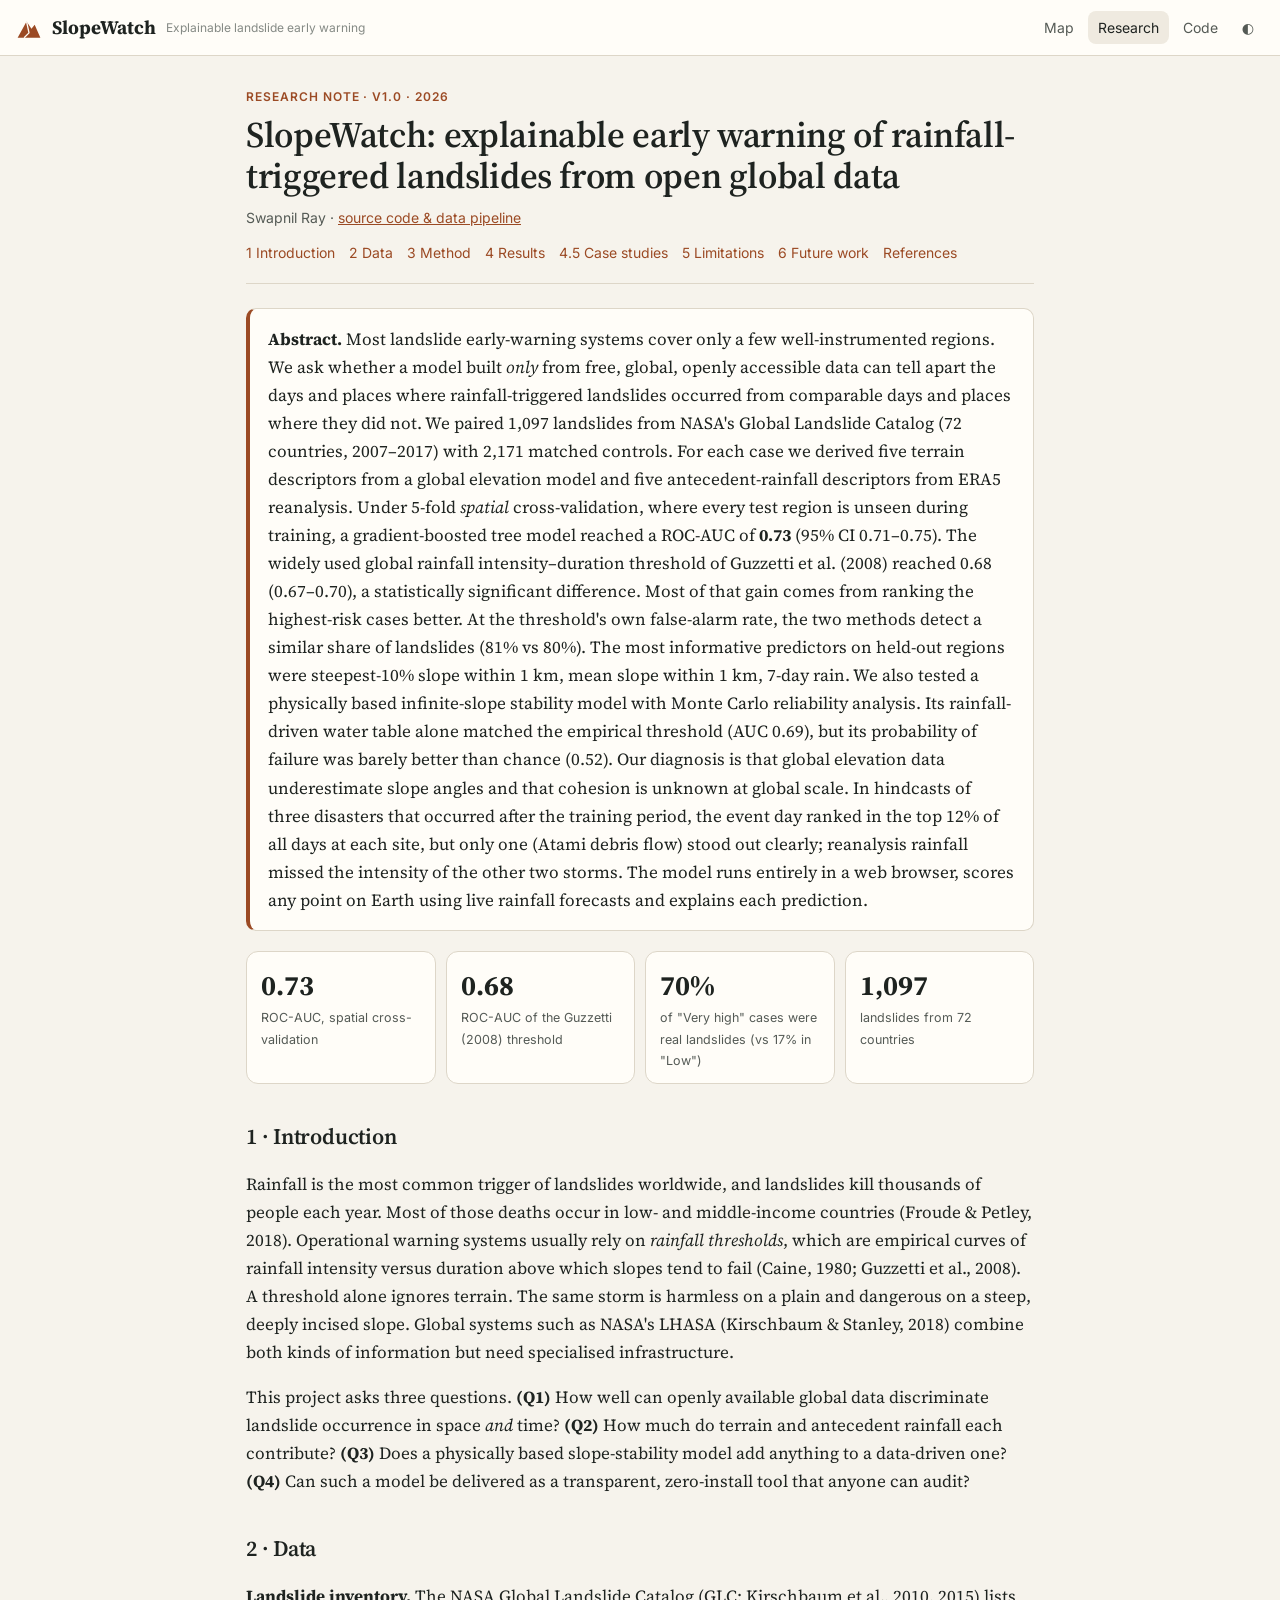
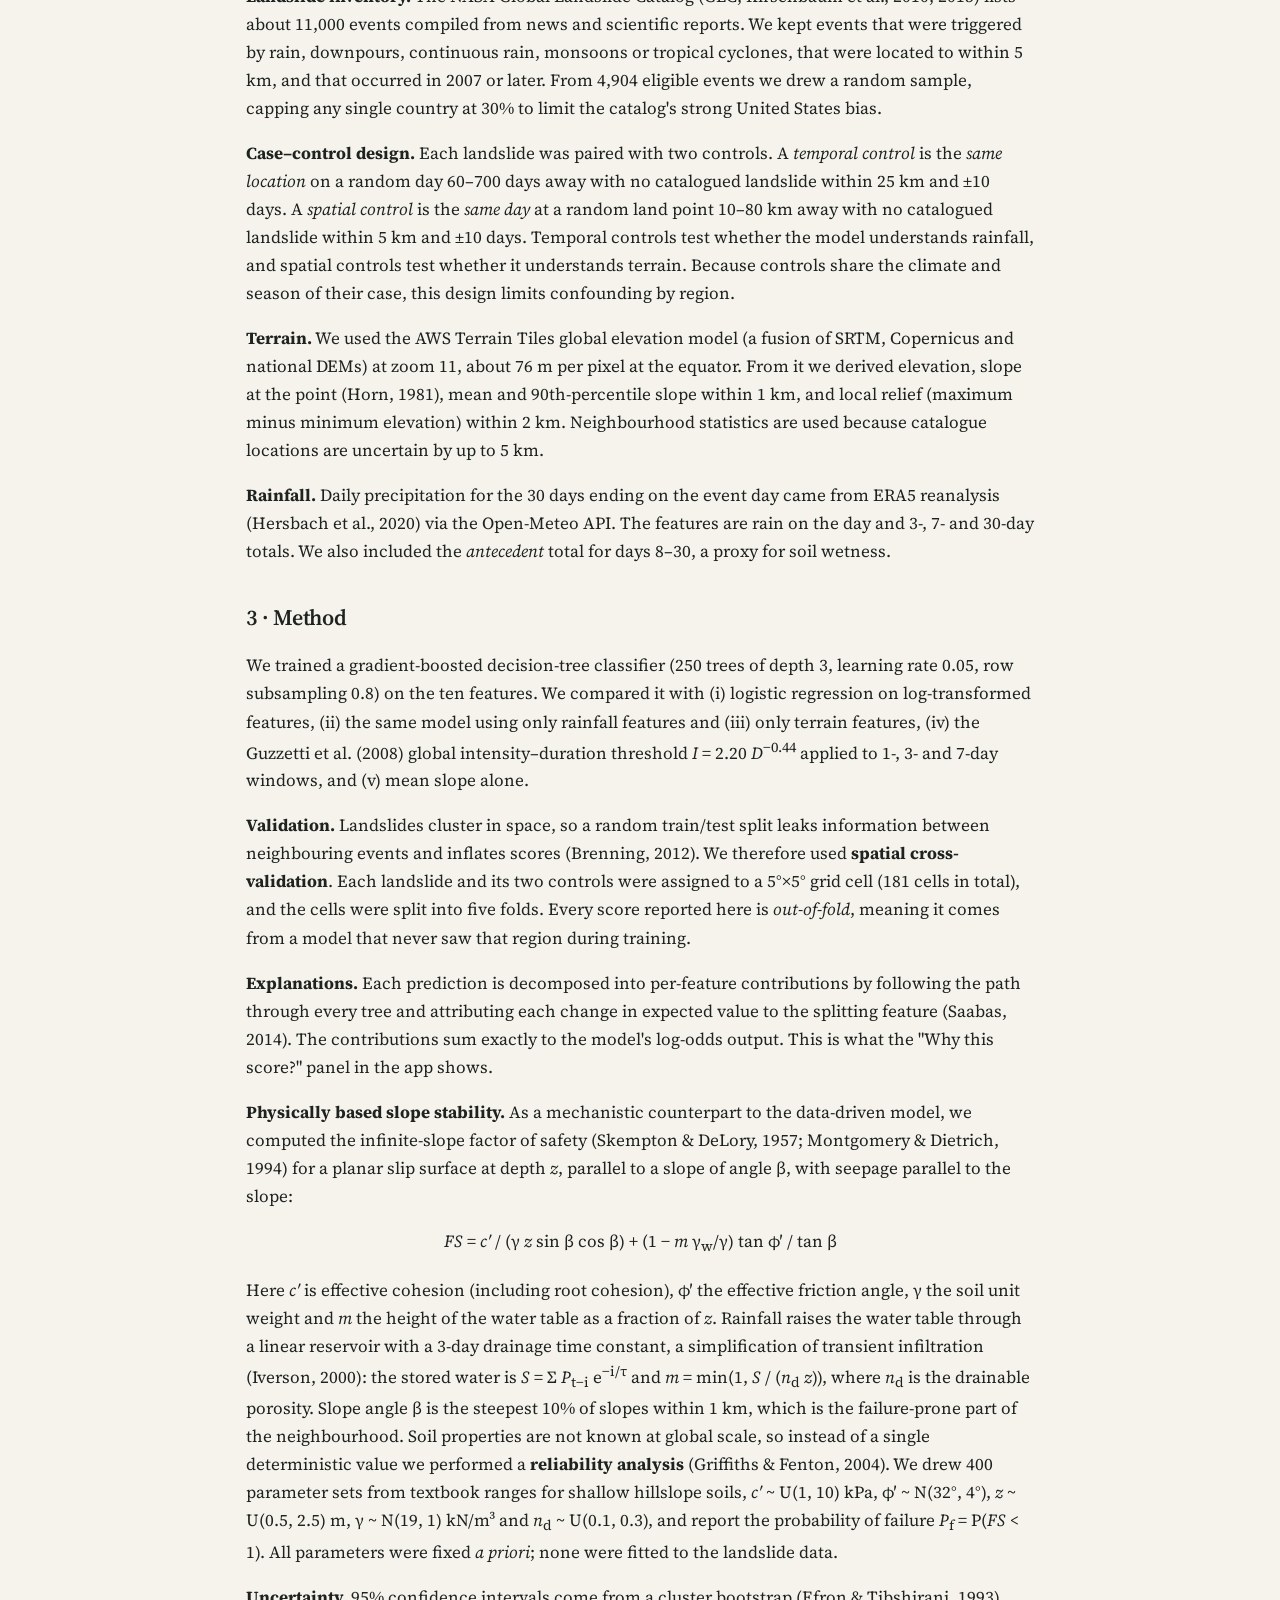
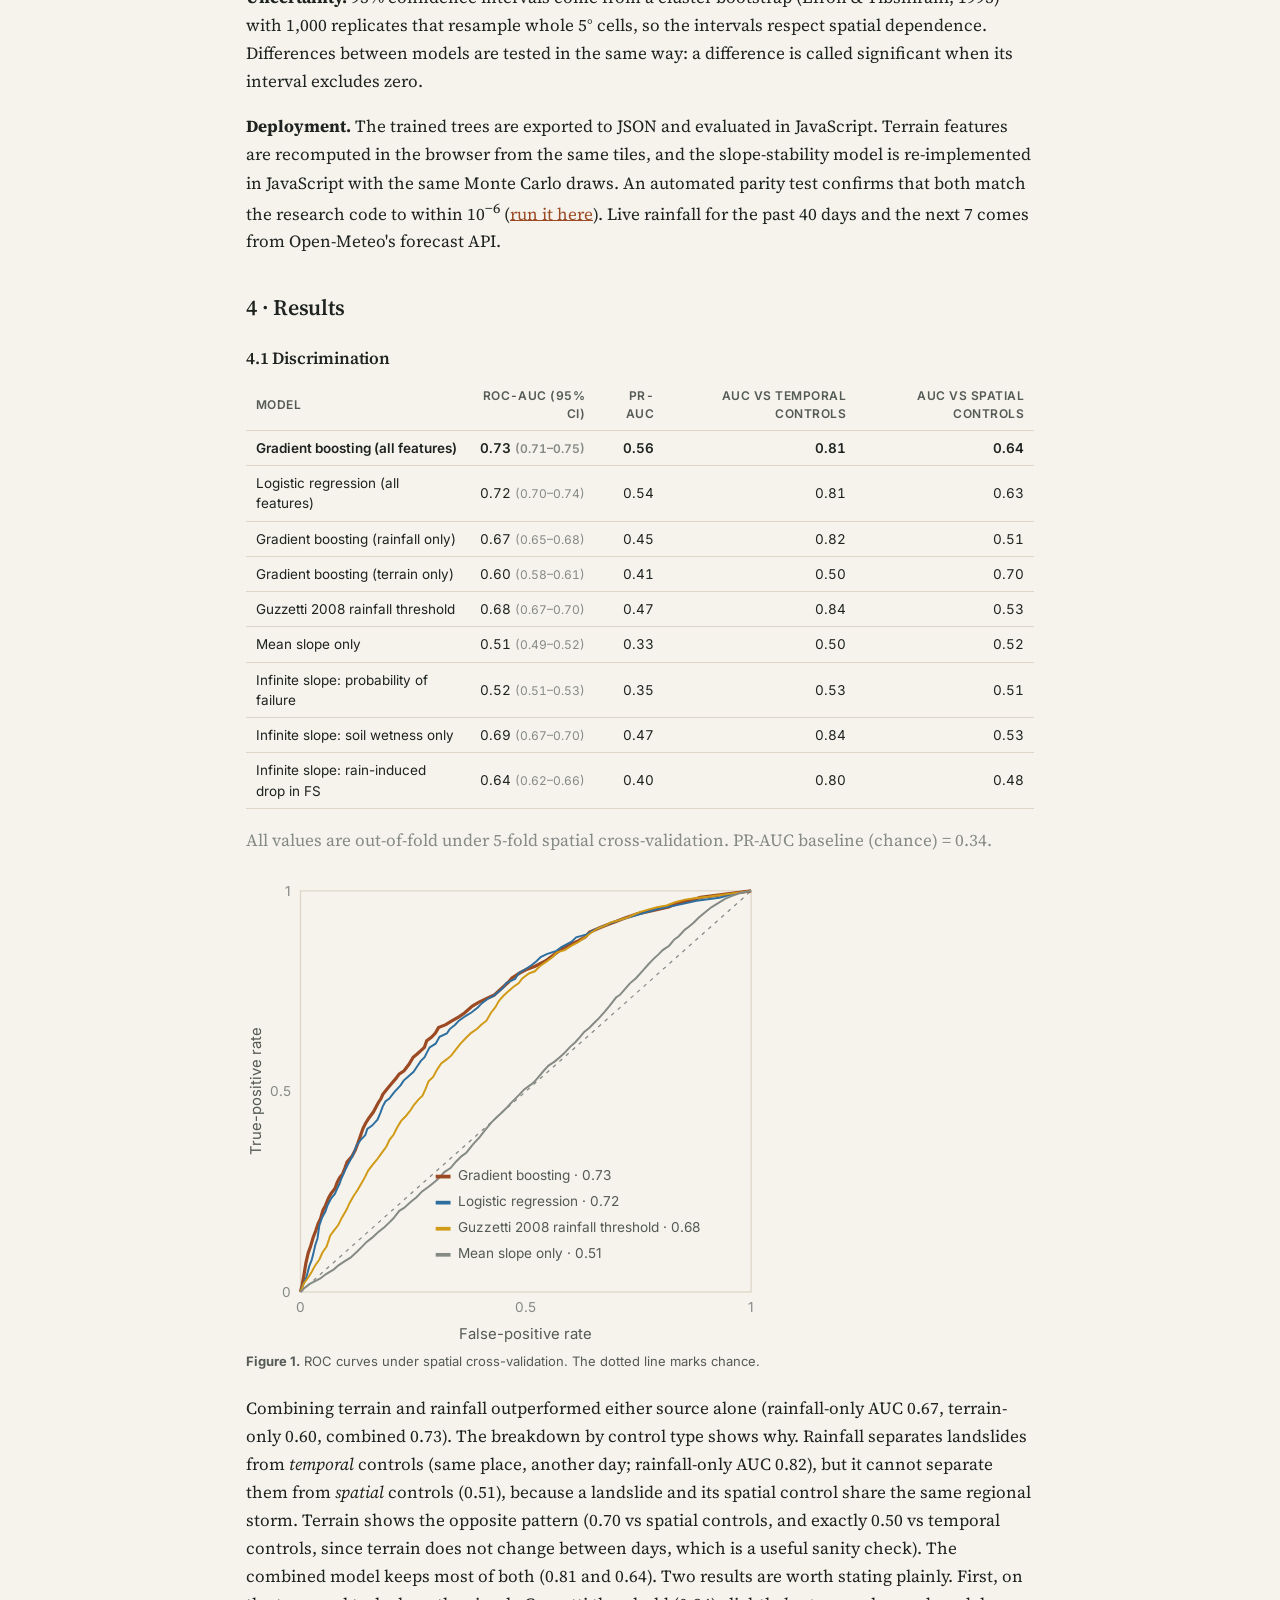
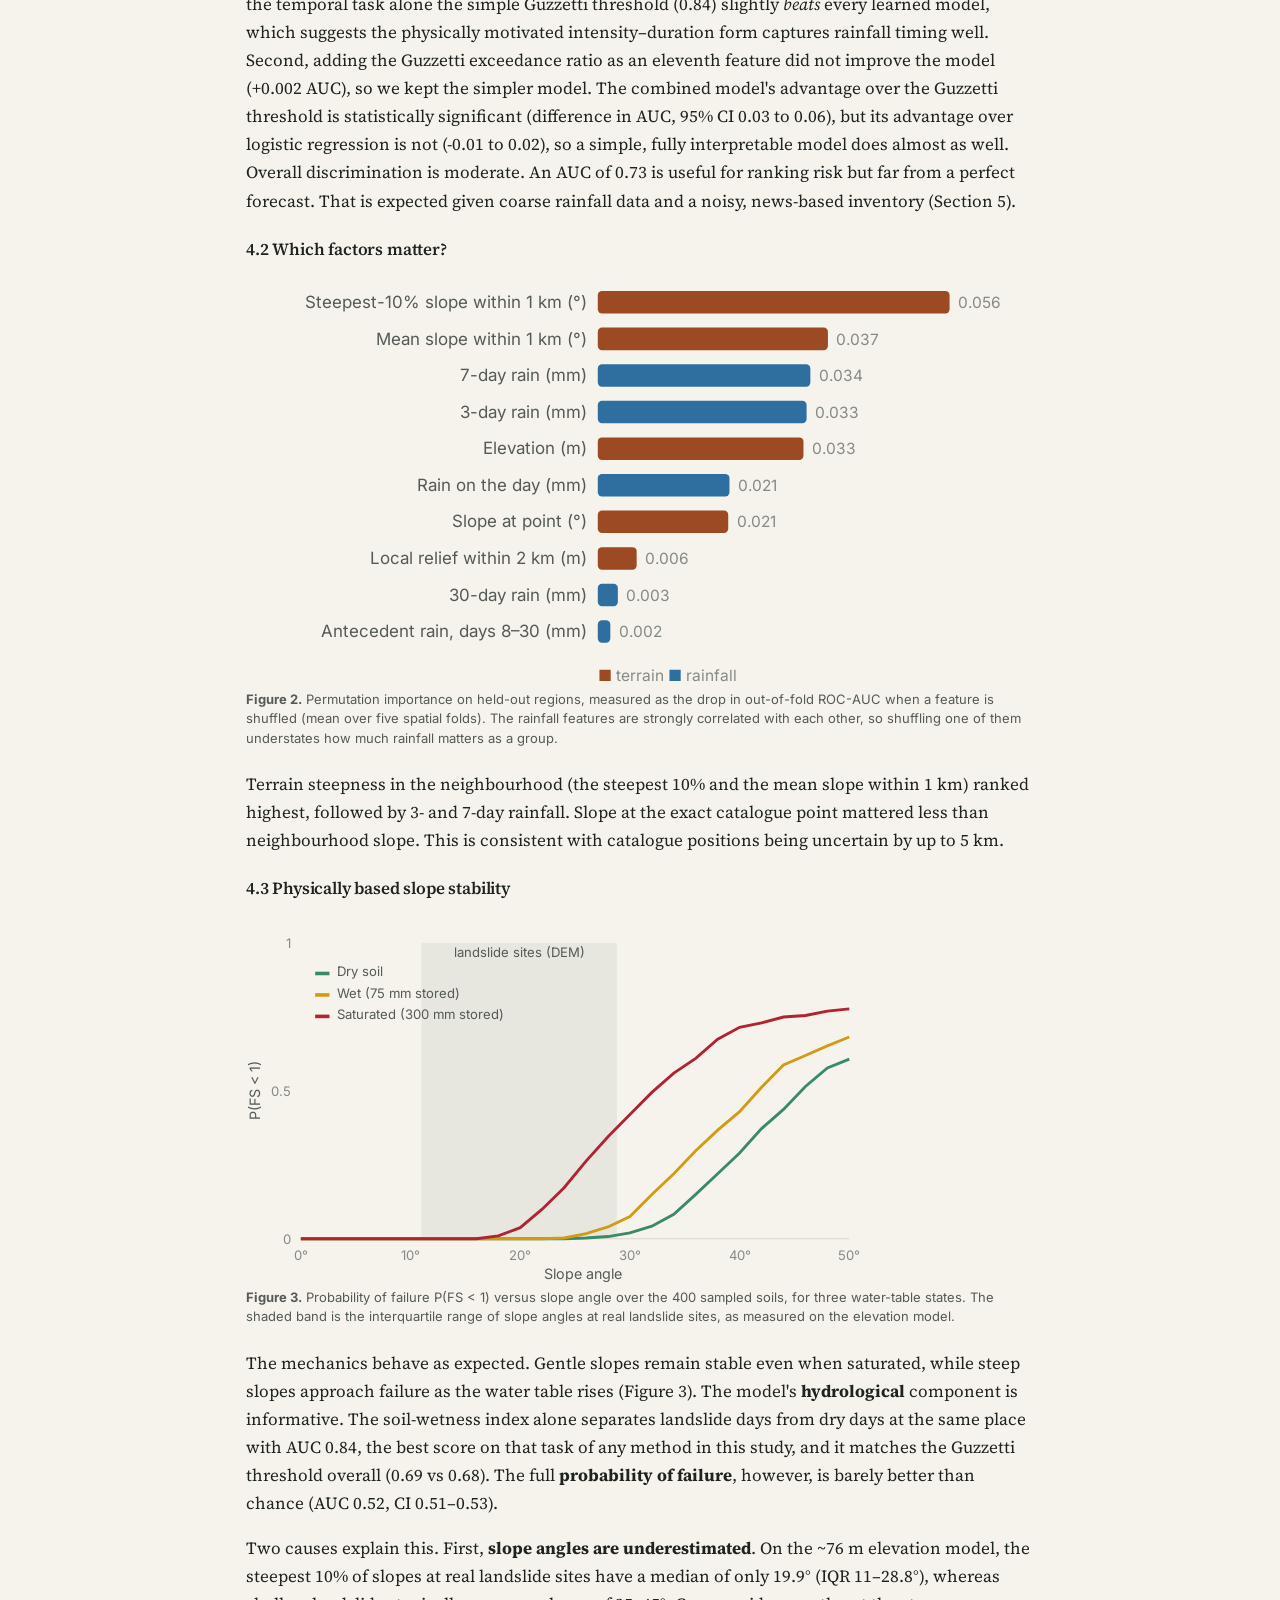
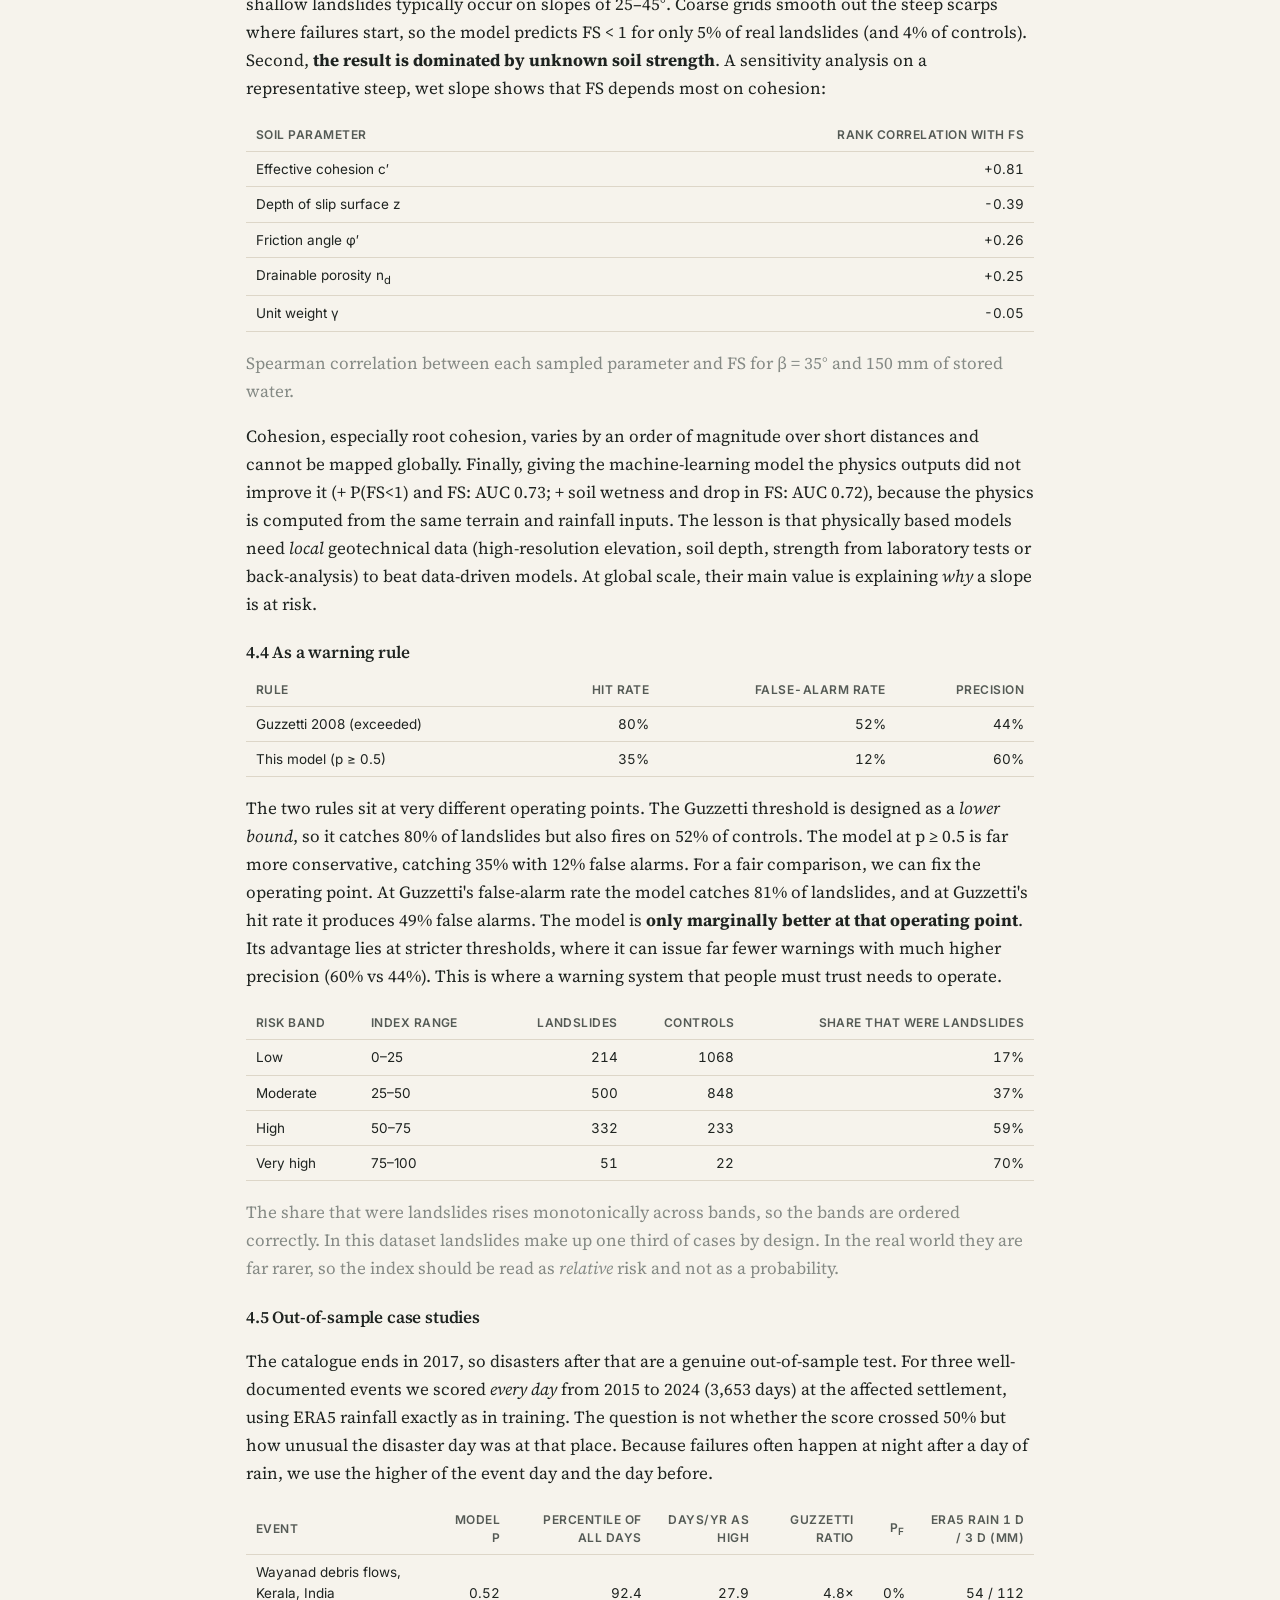
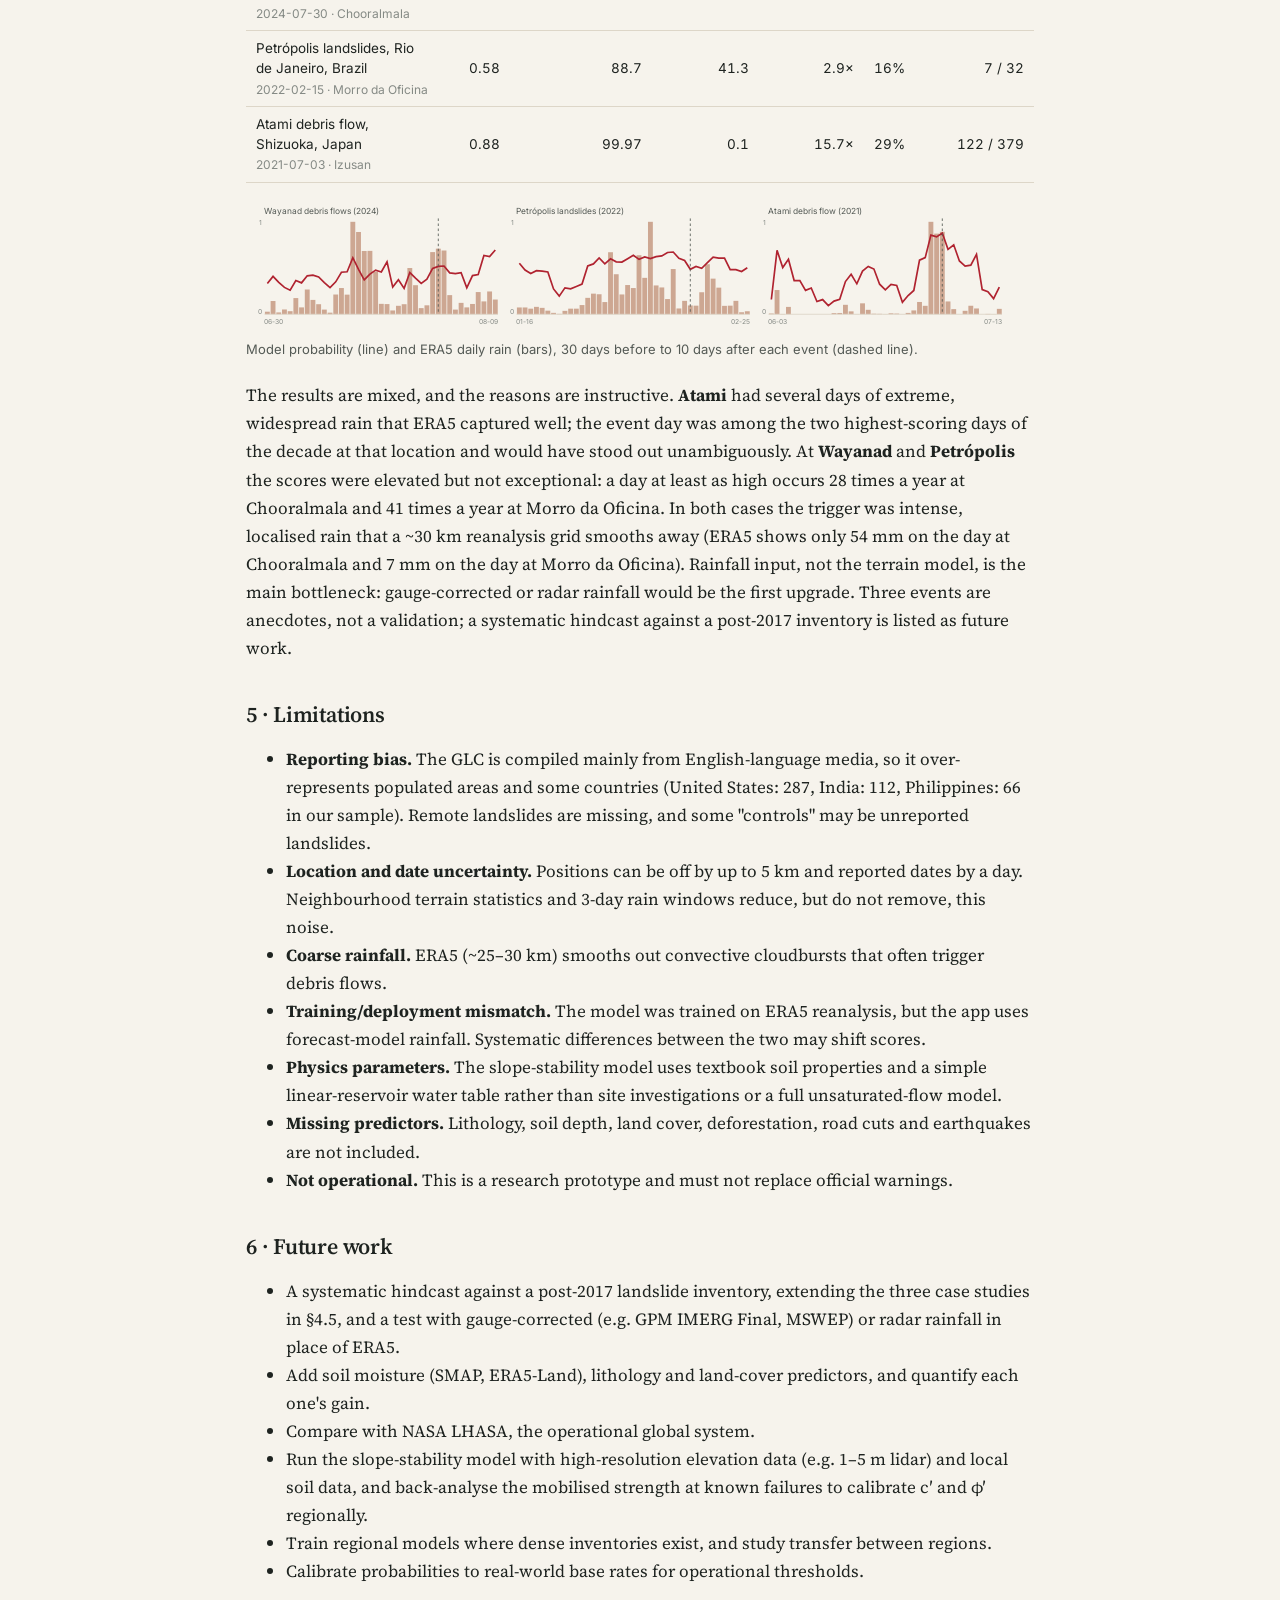
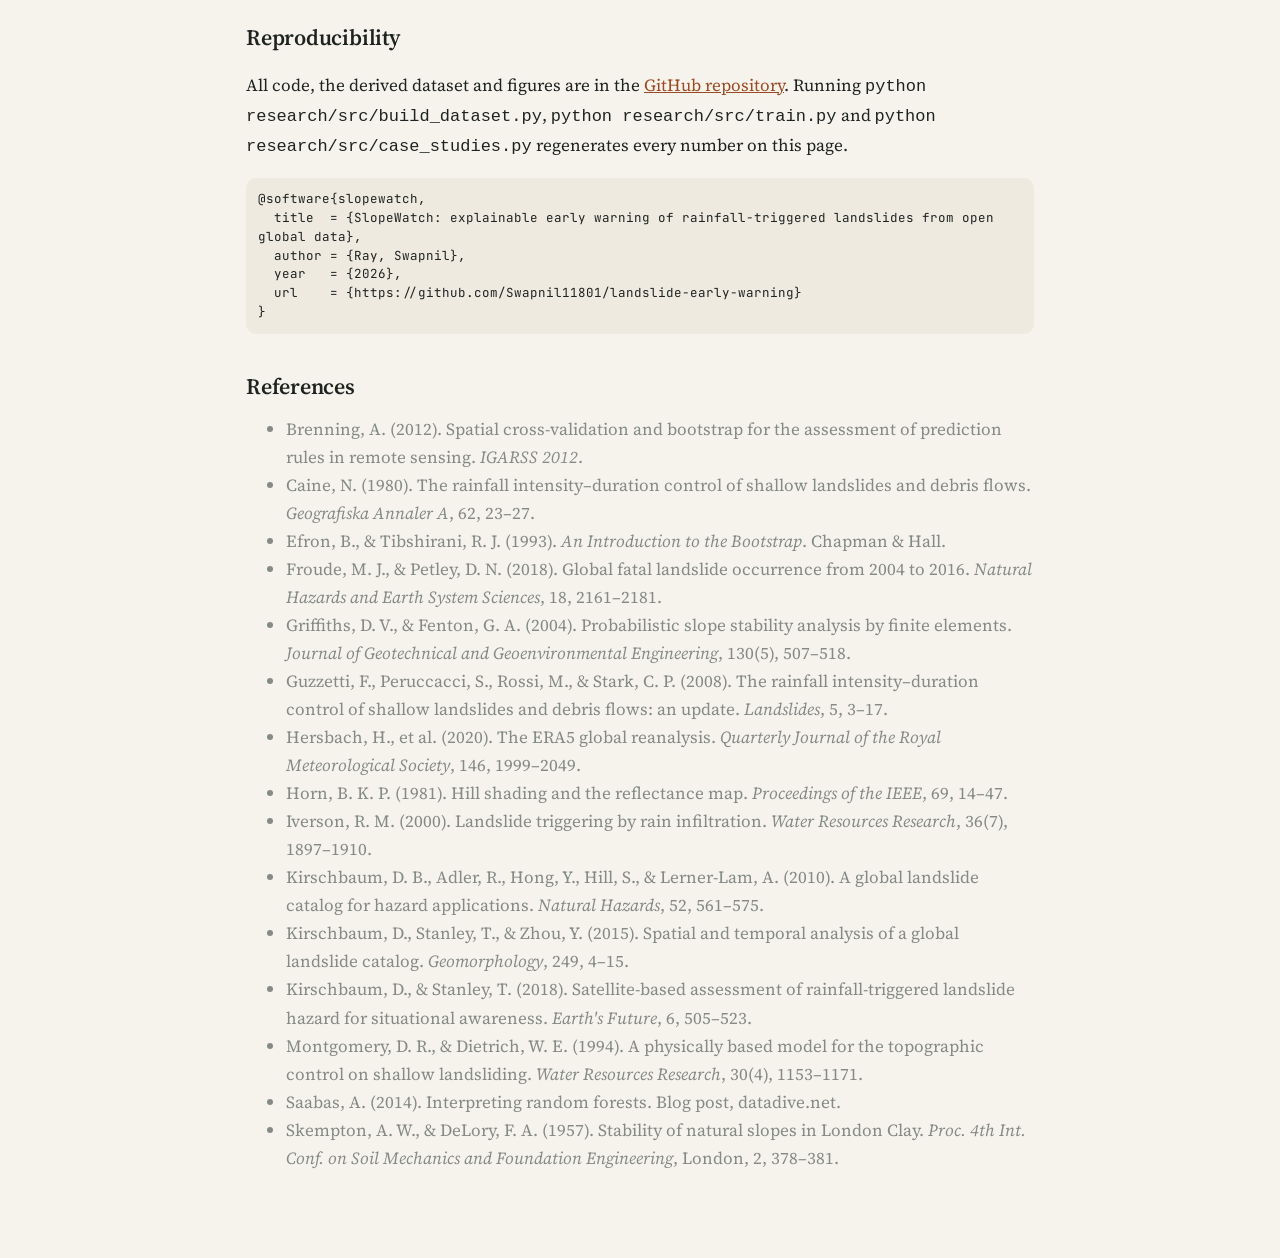
<file: web/research.html>
<!doctype html>
<html lang="en">
<head>
  <meta charset="utf-8">
  <meta name="viewport" content="width=device-width, initial-scale=1">
  <title>SlopeWatch Research</title>
  <meta name="description" content="Methods, validation and limitations of SlopeWatch, an explainable global model for rainfall-triggered landslide early warning.">
  <link rel="icon" href="data:image/svg+xml,<svg xmlns='http://www.w3.org/2000/svg' viewBox='0 0 32 32'><path d='M2 28 L13 8 L19 17 L23 12 L30 28Z' fill='%239b4a24'/></svg>">
  <link rel="preconnect" href="https://fonts.googleapis.com">
  <link rel="preconnect" href="https://fonts.gstatic.com" crossorigin>
  <link href="https://fonts.googleapis.com/css2?family=Inter:wght@400;500;600&family=JetBrains+Mono:wght@400;500&family=Source+Serif+4:opsz,wght@8..60,400;8..60,600&display=swap" rel="stylesheet">
  <link rel="stylesheet" href="css/style.css">
  <style>body { overflow-y: auto; }</style>
</head>
<body>
  <header class="topbar">
    <a class="brand" href="./">
      <svg viewBox="0 0 32 32" aria-hidden="true"><path d="M2 28 L13 8 L19 17 L23 12 L30 28Z" fill="var(--accent)"/><path d="M13 8 L16 22 L10 28" stroke="var(--surface)" stroke-width="1.6" fill="none"/></svg>
      <b>SlopeWatch</b><span>Explainable landslide early warning</span>
    </a>
    <nav class="nav">
      <a href="./">Map</a>
      <a href="research.html" aria-current="page">Research</a>
      <a href="https://github.com/Swapnil11801/landslide-early-warning" id="gh-link" target="_blank" rel="noopener">Code</a>
      <button class="icon-btn" id="theme" title="Toggle dark mode" aria-label="Toggle dark mode">◐</button>
    </nav>
  </header>

  <article class="paper" id="paper">
    <p class="muted">Loading results…</p>
  </article>

  <script type="module" src="js/research.js"></script>
</body>
</html>
</file>
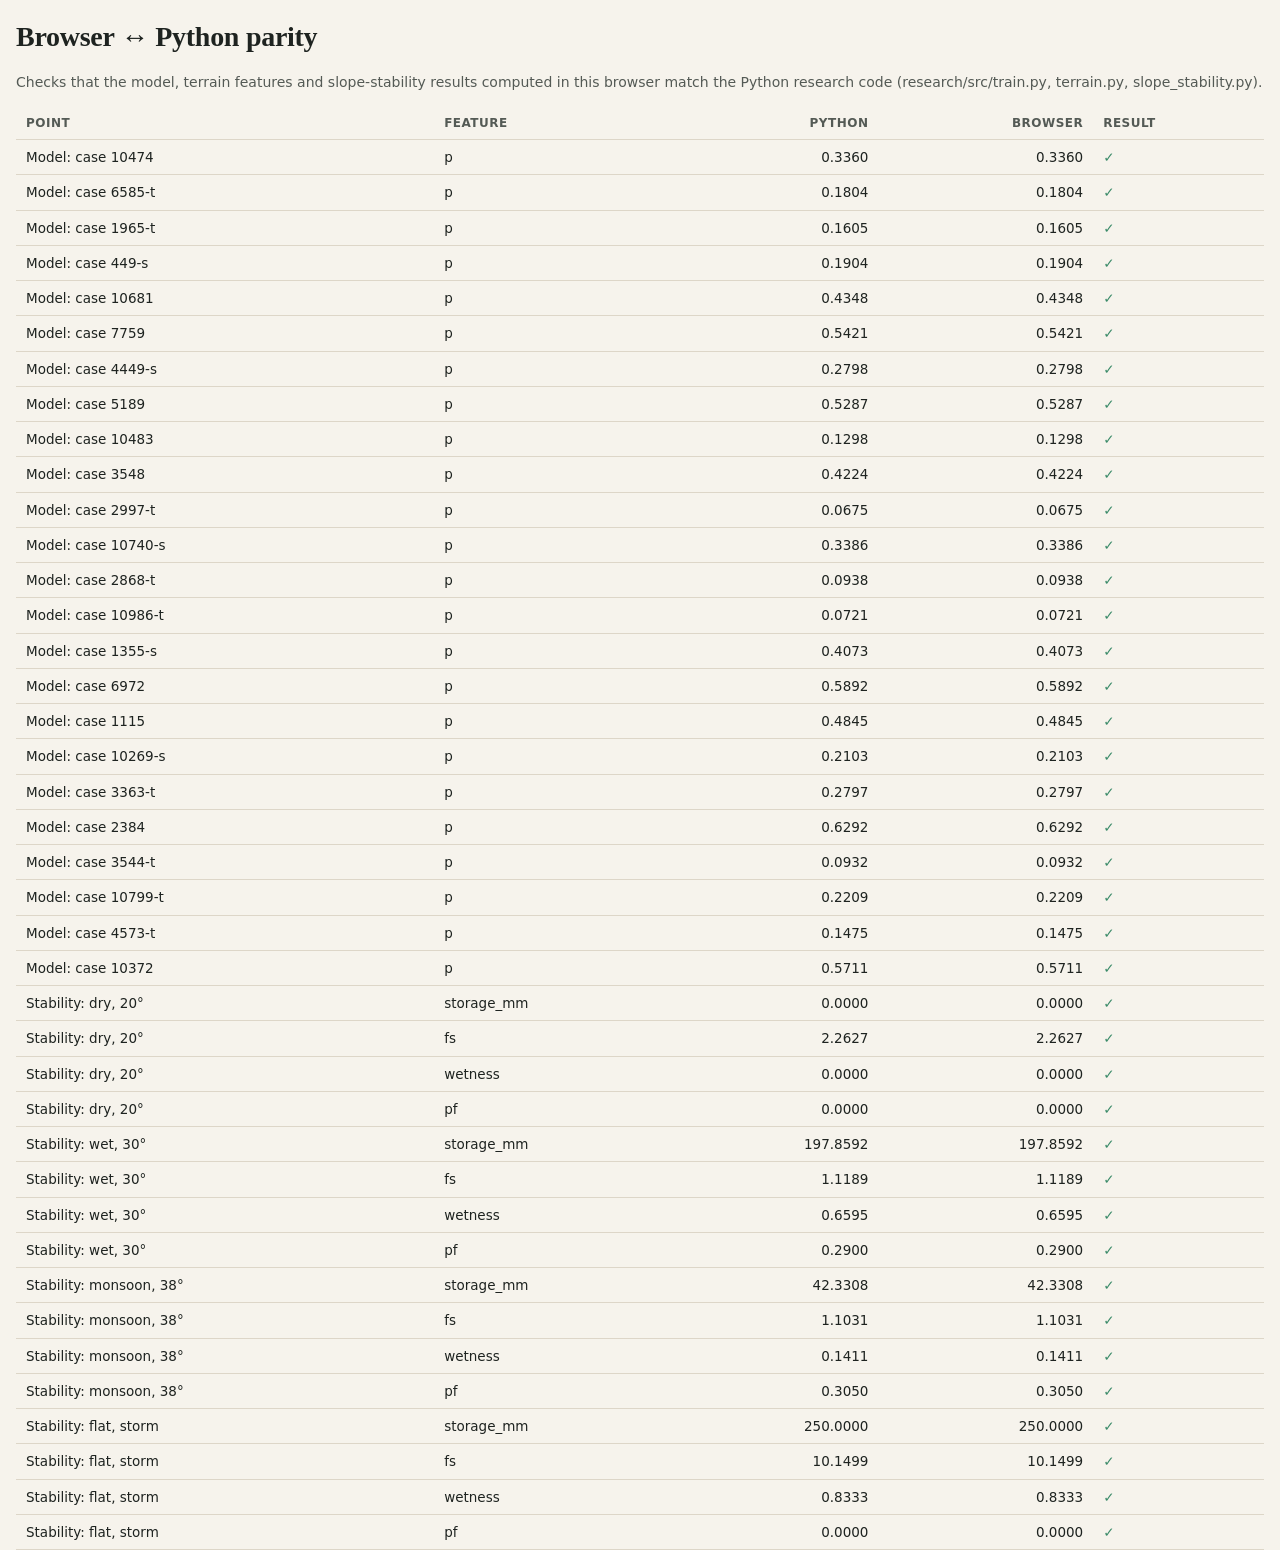
<file: web/tests.html>
<!doctype html>
<html lang="en">
<head>
  <meta charset="utf-8">
  <meta name="viewport" content="width=device-width, initial-scale=1">
  <title>SlopeWatch Parity Tests</title>
  <link rel="stylesheet" href="css/style.css">
  <style>body { padding: 16px; overflow-y: auto; } .ok { color: var(--risk-0); } .bad { color: var(--risk-3); }</style>
</head>
<body>
  <h1>Browser ↔ Python parity</h1>
  <p class="muted">Checks that the model, terrain features and slope-stability results computed in this browser match the Python research code (research/src/train.py, terrain.py, slope_stability.py).</p>
  <div class="table-wrap"><table id="t"><thead><tr><th>Point</th><th>Feature</th><th class="num">Python</th><th class="num">Browser</th><th>Result</th></tr></thead><tbody></tbody></table></div>
  <p id="summary"></p>
  <script type="module">
    import { terrainFeatures } from "./js/terrain.js";
    import { loadStability, stability } from "./js/stability.js";
    import { loadModel, predict } from "./js/model.js";
    const ref = await (await fetch("model/parity.json")).json();
    const tb = document.querySelector("tbody");
    let fails = 0, n = 0;
    await loadStability();
    await loadModel();
    for (const c of ref.model ?? []) {
      const got = predict(c.features).p;
      const ok = Math.abs(got - c.p) < 1e-9;
      n++; if (!ok) fails++;
      tb.insertAdjacentHTML("beforeend", `<tr><td>Model: case ${c.id}</td><td>p</td><td class="num">${c.p.toFixed(4)}</td><td class="num">${got.toFixed(4)}</td><td class="${ok ? "ok" : "bad"}">${ok ? "✓" : "✕"}</td></tr>`);
    }
    for (const c of ref.stability) {
      const got = stability(c.beta, c.precip);
      for (const [k, v] of Object.entries(c.result)) {
        const ok = Math.abs(got[k] - v) < 1e-9 * Math.max(1, Math.abs(v));
        n++; if (!ok) fails++;
        tb.insertAdjacentHTML("beforeend", `<tr><td>Stability: ${c.name}</td><td>${k}</td><td class="num">${v.toFixed(4)}</td><td class="num">${got[k].toFixed(4)}</td><td class="${ok ? "ok" : "bad"}">${ok ? "✓" : "✕"}</td></tr>`);
      }
    }
    for (const p of ref.terrain) {
      const got = await terrainFeatures(p.lat, p.lon);
      for (const [k, v] of Object.entries(p.terrain)) {
        const ok = Math.abs(got[k] - v) < 1e-6 * Math.max(1, Math.abs(v));
        n++; if (!ok) fails++;
        tb.insertAdjacentHTML("beforeend", `<tr><td>${p.name}</td><td>${k}</td><td class="num">${v.toFixed(4)}</td><td class="num">${got[k].toFixed(4)}</td><td class="${ok ? "ok" : "bad"}">${ok ? "✓" : "✕"}</td></tr>`);
      }
    }
    document.getElementById("summary").innerHTML = fails ? `<b class="bad">${fails}/${n} mismatches</b>` : `<b class="ok">All ${n} checks passed</b>`;
    document.title = fails ? "FAIL" : "PASS";
  </script>
</body>
</html>
</file>
<file: web/css/style.css>
:root {
  --bg: #f6f3ec;
  --surface: #fffdf8;
  --surface-2: #efeae0;
  --ink: #1e2320;
  --ink-2: #545a55;
  --ink-3: #858a85;
  --line: #ddd6c8;
  --accent: #9b4a24;
  --accent-soft: #f1e0d4;
  --rain: #2f6f9f;
  --rain-soft: #9fc3dd;
  --risk-0: #3a8a68;
  --risk-1: #d19a17;
  --risk-2: #dc6128;
  --risk-3: #b02330;
  --pos: #c0492b;
  --neg: #3a7a9a;
  --shadow: 0 1px 2px rgb(40 30 20 / 0.06), 0 4px 16px rgb(40 30 20 / 0.06);
  --serif: "Source Serif 4", Georgia, serif;
  --sans: "Inter", system-ui, -apple-system, "Segoe UI", sans-serif;
  --mono: "JetBrains Mono", ui-monospace, Consolas, monospace;
  color-scheme: light;
}

@media (prefers-color-scheme: dark) {
  :root:not([data-theme="light"]) {
    --bg: #121412; --surface: #1a1d1a; --surface-2: #232723; --ink: #ebe7de; --ink-2: #b4b2aa;
    --ink-3: #85847d; --line: #333833; --accent: #e08a5c; --accent-soft: #3a2a20;
    --rain: #6aa9d6; --rain-soft: #2d4c63; --risk-0: #4fae86; --risk-1: #e2b23a; --risk-2: #ef7a43;
    --risk-3: #e0485a; --pos: #ef7a5c; --neg: #6aa9c6; --shadow: 0 1px 2px rgb(0 0 0 / .4);
    color-scheme: dark;
  }
}
:root[data-theme="dark"] {
  --bg: #121412; --surface: #1a1d1a; --surface-2: #232723; --ink: #ebe7de; --ink-2: #b4b2aa;
  --ink-3: #85847d; --line: #333833; --accent: #e08a5c; --accent-soft: #3a2a20;
  --rain: #6aa9d6; --rain-soft: #2d4c63; --risk-0: #4fae86; --risk-1: #e2b23a; --risk-2: #ef7a43;
  --risk-3: #e0485a; --pos: #ef7a5c; --neg: #6aa9c6; --shadow: 0 1px 2px rgb(0 0 0 / .4);
  color-scheme: dark;
}

* { box-sizing: border-box; }
html, body { margin: 0; height: 100%; }
body {
  background: var(--bg); color: var(--ink); font: 14px/1.5 var(--sans);
  -webkit-font-smoothing: antialiased;
}
a { color: var(--accent); }
h1, h2, h3 { font-family: var(--serif); font-weight: 600; letter-spacing: -0.01em; margin: 0; }
button, input, select { font: inherit; color: inherit; }

/* ---------- header ---------- */
.topbar {
  height: 56px; display: flex; align-items: center; gap: 16px; padding: 0 16px;
  border-bottom: 1px solid var(--line); background: var(--surface); position: relative; z-index: 1000;
}
.brand { display: flex; align-items: center; gap: 10px; text-decoration: none; color: var(--ink); }
.brand svg { width: 26px; height: 26px; }
.brand b { font-family: var(--serif); font-size: 19px; }
.brand span { color: var(--ink-3); font-size: 12px; display: none; }
@media (min-width: 900px) { .brand span { display: inline; } }
.nav { margin-left: auto; display: flex; gap: 4px; }
.nav a, .icon-btn {
  padding: 6px 10px; border-radius: 8px; color: var(--ink-2); text-decoration: none;
  background: none; border: 0; cursor: pointer;
}
.nav a:hover, .icon-btn:hover { background: var(--surface-2); color: var(--ink); }
.nav a[aria-current="page"] { color: var(--ink); background: var(--surface-2); }

/* ---------- app layout ---------- */
.app { display: grid; grid-template-columns: 420px 1fr; height: calc(100vh - 56px); height: calc(100dvh - 56px); }
.panel { overflow-y: auto; border-right: 1px solid var(--line); background: var(--bg); padding: 16px; }
#map { height: 100%; background: var(--surface-2); }
@media (max-width: 820px) {
  .app { grid-template-columns: 1fr; grid-template-rows: 48vh auto; height: auto; }
  #map { grid-row: 1; }
  .panel { grid-row: 2; border-right: 0; border-top: 1px solid var(--line); overflow: visible; }
}

.search { position: relative; margin-bottom: 14px; }
.search input {
  width: 100%; padding: 10px 12px 10px 36px; border-radius: 10px; border: 1px solid var(--line);
  background: var(--surface);
}
.search input:focus { outline: 2px solid var(--accent); outline-offset: -1px; }
.search svg { position: absolute; left: 11px; top: 11px; width: 16px; height: 16px; color: var(--ink-3); }
.search ul {
  position: absolute; left: 0; right: 0; top: 44px; z-index: 5; list-style: none; margin: 0; padding: 4px;
  background: var(--surface); border: 1px solid var(--line); border-radius: 10px; box-shadow: var(--shadow);
}
.search li { padding: 8px 10px; border-radius: 6px; cursor: pointer; }
.search li:hover, .search li[aria-selected="true"] { background: var(--surface-2); }
.search li small { color: var(--ink-3); }

.card {
  background: var(--surface); border: 1px solid var(--line); border-radius: 14px; padding: 14px;
  margin-bottom: 12px; box-shadow: var(--shadow);
}
.card h3 { font-size: 15px; margin-bottom: 8px; display: flex; align-items: baseline; gap: 8px; }
.card h3 small { font-family: var(--sans); font-weight: 400; color: var(--ink-3); font-size: 12px; }
.muted { color: var(--ink-2); }
.tiny { font-size: 12px; color: var(--ink-3); }

.intro h1 { font-size: 24px; line-height: 1.2; margin-bottom: 8px; }
.intro p { color: var(--ink-2); margin: 0 0 12px; }
.chips { display: flex; flex-wrap: wrap; gap: 6px; }
.chip {
  border: 1px solid var(--line); background: var(--surface); padding: 5px 10px; border-radius: 99px;
  cursor: pointer; font-size: 13px;
}
.chip:hover { border-color: var(--accent); color: var(--accent); }
.how { counter-reset: s; list-style: none; padding: 0; margin: 0; }
.how li { counter-increment: s; position: relative; padding-left: 30px; margin-bottom: 10px; color: var(--ink-2); }
.how li::before {
  content: counter(s); position: absolute; left: 0; top: 0; width: 20px; height: 20px; border-radius: 50%;
  background: var(--accent-soft); color: var(--accent); font-size: 12px; font-weight: 600;
  display: grid; place-items: center;
}
.how b { color: var(--ink); }

/* ---------- result ---------- */
.loc { display: flex; justify-content: space-between; align-items: flex-start; gap: 8px; margin-bottom: 10px; }
.loc h2 { font-size: 20px; }
.loc .coords { font-family: var(--mono); font-size: 12px; color: var(--ink-3); }

.risk-hero { display: flex; gap: 16px; align-items: center; }
.gauge { width: 118px; flex: none; }
.gauge text { font-family: var(--serif); fill: var(--ink); }
.risk-hero .label { font-family: var(--serif); font-size: 26px; font-weight: 600; line-height: 1.1; }
.risk-hero .sub { color: var(--ink-2); font-size: 13px; margin-top: 4px; }

.strip { display: grid; grid-template-columns: repeat(14, 1fr); gap: 3px; margin-top: 4px; }
.strip button {
  border: 0; padding: 0; background: none; cursor: pointer; display: flex; flex-direction: column;
  align-items: center; gap: 3px; font-size: 10px; color: var(--ink-3);
}
.strip .cell { width: 100%; height: 30px; border-radius: 5px; position: relative; }
.strip button[aria-pressed="true"] .cell { outline: 2px solid var(--ink); outline-offset: 1px; }
.strip button.today span { color: var(--ink); font-weight: 600; }
.strip .fc .cell { background-image: repeating-linear-gradient(135deg, rgb(255 255 255 / .28) 0 3px, transparent 3px 7px); }
.legend { display: flex; flex-wrap: wrap; gap: 10px; margin-top: 8px; font-size: 11px; color: var(--ink-3); }
.legend i { display: inline-block; width: 10px; height: 10px; border-radius: 3px; margin-right: 4px; vertical-align: -1px; }

.chart svg { width: 100%; height: auto; display: block; overflow: visible; }
.chart .axis { stroke: var(--line); }
.chart text { fill: var(--ink-3); font-size: 10px; font-family: var(--sans); }

.contrib { display: grid; grid-template-columns: 1fr 150px; gap: 5px 10px; align-items: center; font-size: 12.5px; }
.contrib .name { color: var(--ink-2); }
.contrib .name b { color: var(--ink); font-weight: 500; font-family: var(--mono); font-size: 11.5px; margin-left: 4px; }
.contrib .bar { position: relative; height: 12px; }
.contrib .bar::before { content: ""; position: absolute; left: 50%; top: -3px; bottom: -3px; border-left: 1px solid var(--line); }
.contrib .bar i { position: absolute; top: 0; bottom: 0; border-radius: 3px; }

.stats { display: grid; grid-template-columns: 1fr 1fr; gap: 8px; }
.stat { background: var(--surface-2); border-radius: 10px; padding: 8px 10px; }
.stat b { display: block; font-family: var(--serif); font-size: 19px; }
.stat span { font-size: 11.5px; color: var(--ink-2); }

.whatif input[type="range"] { width: 100%; accent-color: var(--accent); }
.whatif .row { display: flex; justify-content: space-between; align-items: baseline; font-size: 13px; }

.history li { margin-bottom: 6px; }
.history ul { padding-left: 18px; margin: 6px 0 0; }

.loading { list-style: none; padding: 0; margin: 0; }
.loading li { padding: 6px 0; color: var(--ink-3); display: flex; gap: 8px; align-items: center; }
.loading li.done { color: var(--ink); }
.loading li.active { color: var(--ink); }
.spinner { width: 14px; height: 14px; border-radius: 50%; border: 2px solid var(--line); border-top-color: var(--accent); animation: spin .8s linear infinite; }
@keyframes spin { to { transform: rotate(360deg); } }
.err { color: var(--risk-3); }

.disclaimer { font-size: 11.5px; color: var(--ink-3); border-top: 1px solid var(--line); padding-top: 10px; margin-top: 6px; }

/* ---------- map controls ---------- */
.map-tools {
  background: var(--surface); color: var(--ink); border-radius: 12px; padding: 10px; box-shadow: var(--shadow);
  border: 1px solid var(--line); font-size: 13px; width: 220px;
}
.map-tools label { display: flex; gap: 6px; align-items: center; margin-bottom: 6px; cursor: pointer; }
.map-tools .btn { width: 100%; margin-top: 4px; }
.map-tools select { width: 100%; margin-top: 4px; padding: 4px; border-radius: 6px; border: 1px solid var(--line); background: var(--surface); }
.btn {
  padding: 8px 12px; border-radius: 9px; border: 1px solid var(--accent); background: var(--accent); color: #fff;
  cursor: pointer; font-weight: 500;
}
.btn:disabled { opacity: .55; cursor: progress; }
.btn.ghost { background: transparent; color: var(--accent); }
.leaflet-container { font: 13px/1.4 var(--sans); }
.leaflet-popup-content-wrapper, .leaflet-popup-tip { background: var(--surface); color: var(--ink); }
.leaflet-control-layers, .leaflet-bar a { background: var(--surface); color: var(--ink); }
.pulse { width: 18px; height: 18px; border-radius: 50%; background: var(--accent); border: 3px solid #fff; box-shadow: 0 0 0 0 rgb(155 74 36 / .6); animation: pulse 1.8s infinite; }
@keyframes pulse { 70% { box-shadow: 0 0 0 14px rgb(155 74 36 / 0); } 100% { box-shadow: 0 0 0 0 rgb(155 74 36 / 0); } }

/* ---------- research page ---------- */
.paper { max-width: 820px; margin: 0 auto; padding: 32px 16px 80px; }
.paper header { border-bottom: 1px solid var(--line); padding-bottom: 20px; margin-bottom: 24px; }
.paper .kicker { color: var(--accent); font-size: 12px; letter-spacing: .08em; text-transform: uppercase; font-weight: 600; }
.paper h1 { font-size: clamp(26px, 4vw, 36px); line-height: 1.15; margin: 8px 0 10px; }
.paper .authors { color: var(--ink-2); }
.paper h2 { font-size: 22px; margin: 36px 0 10px; }
.paper h3 { font-size: 17px; margin: 22px 0 8px; }
.paper p, .paper li { font-family: var(--serif); font-size: 17px; line-height: 1.65; }
.paper .abstract { background: var(--surface); border: 1px solid var(--line); border-left: 4px solid var(--accent); border-radius: 10px; padding: 16px 18px; }
.paper .abstract p { margin: 0; }
.kpis { display: grid; grid-template-columns: repeat(auto-fit, minmax(160px, 1fr)); gap: 10px; margin: 20px 0; }
.kpi { background: var(--surface); border: 1px solid var(--line); border-radius: 12px; padding: 12px 14px; }
.kpi b { font-family: var(--serif); font-size: 28px; display: block; }
.kpi span { font-size: 12.5px; color: var(--ink-2); }
figure { margin: 22px 0; }
figcaption { font-size: 13px; color: var(--ink-2); margin-top: 6px; }
.table-wrap { overflow-x: auto; }
table { border-collapse: collapse; width: 100%; font-size: 13.5px; }
th, td { text-align: left; padding: 7px 10px; border-bottom: 1px solid var(--line); }
th { font-weight: 600; color: var(--ink-2); font-size: 12px; text-transform: uppercase; letter-spacing: .04em; }
td.num, th.num { text-align: right; font-variant-numeric: tabular-nums; }
tr.best td { font-weight: 600; }
pre.cite { white-space: pre-wrap; background: var(--surface-2); padding: 12px; border-radius: 10px; font: 12.5px/1.5 var(--mono); }
.toc { font-size: 14px; display: flex; flex-wrap: wrap; gap: 4px 14px; margin-top: 14px; }
.toc a { text-decoration: none; }

@media (max-width: 600px) {
  .topbar { gap: 8px; padding: 0 10px; }
  .brand b { font-size: 17px; }
  .nav a, .icon-btn { padding: 6px 7px; }
  .map-tools { width: 150px; padding: 8px; font-size: 12px; }
  .map-tools .tiny:first-of-type { display: none; }
  .contrib { grid-template-columns: 1fr 110px; }
}
</file>
